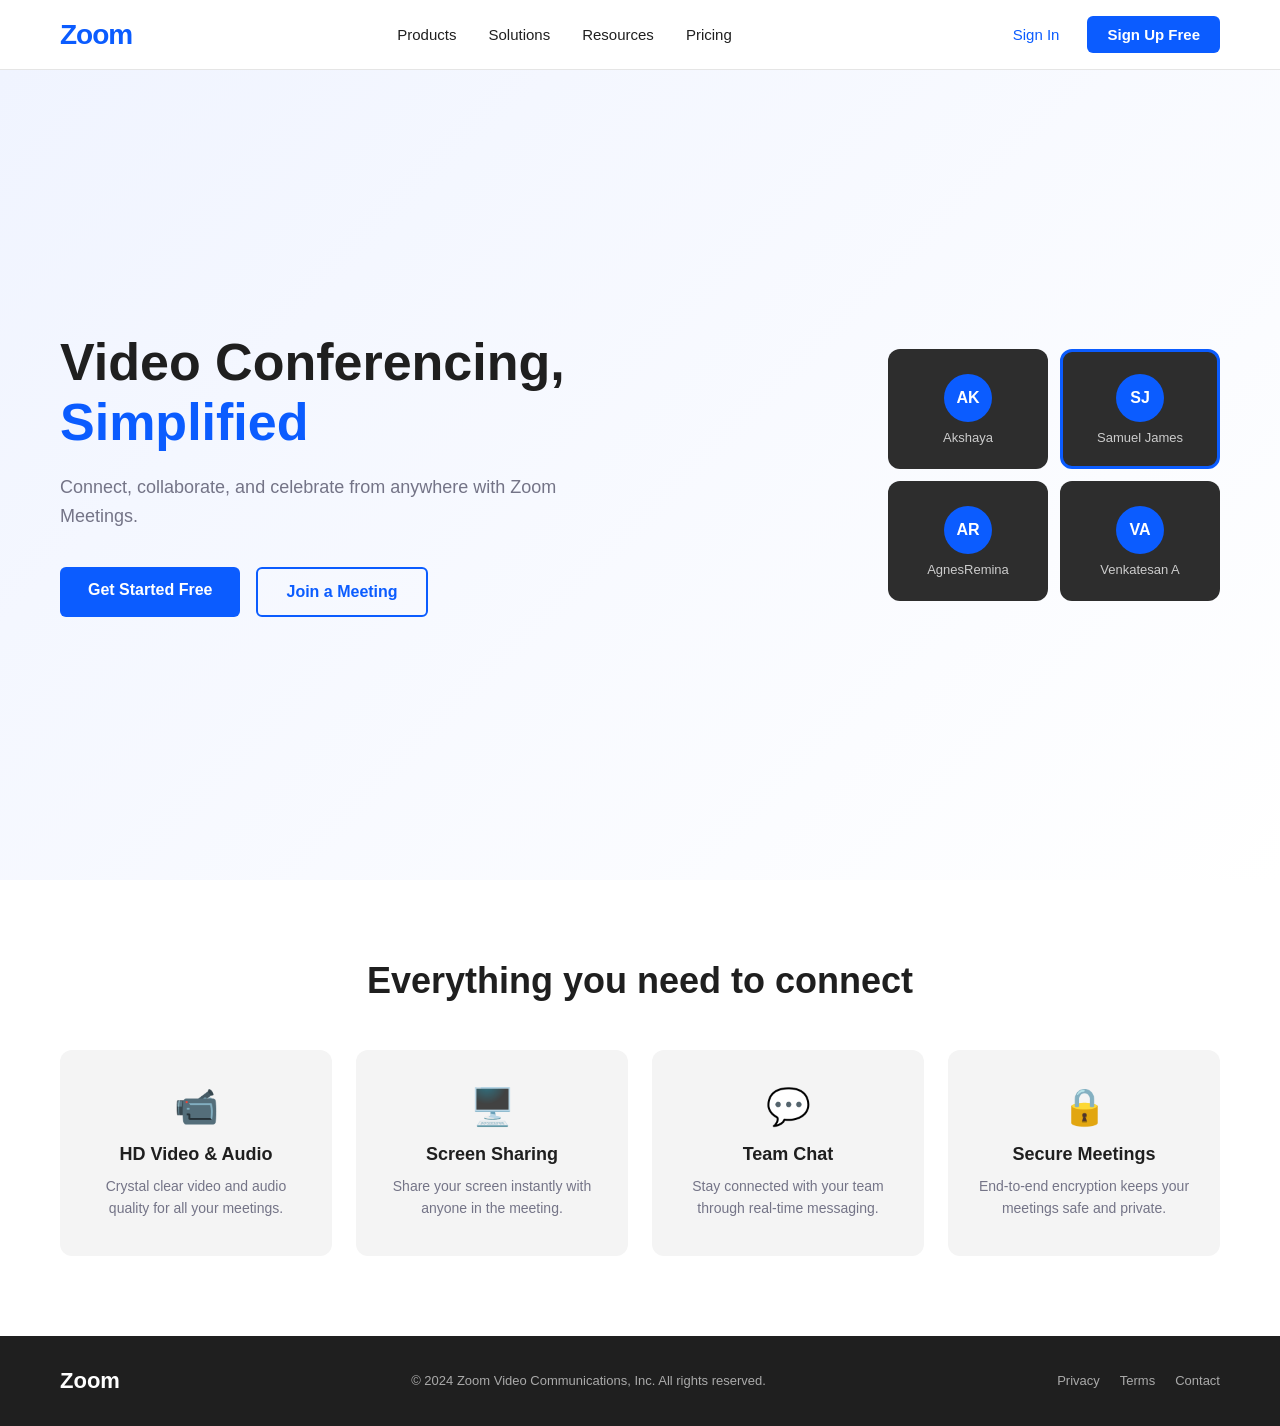
<file: index.html>
<!DOCTYPE html>
<html lang="en">
<head>
  <meta charset="UTF-8">
  <meta name="viewport" content="width=device-width, initial-scale=1.0">
  <title>Zoom - Video Conferencing</title>
  <link rel="stylesheet" href="css/global.css">
  <link rel="stylesheet" href="css/home.css">
</head>

<body>

  <!-- NAVBAR -->
  <nav class="navbar">
    <div class="nav-logo">Zoom</div>
    <ul class="nav-links">
      <li><a href="#">Products</a></li>
      <li><a href="#">Solutions</a></li>
      <li><a href="#">Resources</a></li>
      <li><a href="#">Pricing</a></li>
    </ul>
    <div class="nav-buttons">
      <a href="pages/login.html" class="btn-signin">Sign In</a>
      <a href="#" class="btn-signup">Sign Up Free</a>
    </div>
  </nav>

  <!-- HERO SECTION -->
  <section class="hero">
    <div class="hero-text">
      <h1>Video Conferencing, <span>Simplified</span></h1>
      <p>Connect, collaborate, and celebrate from anywhere with Zoom Meetings.</p>
      <div class="hero-buttons">
        <a href="pages/login.html" class="btn-primary">Get Started Free</a>
        <a href="pages/meeting.html" class="btn-secondary">Join a Meeting</a>
      </div>
    </div>
    <div class="hero-image">
      <div class="video-grid">
        <div class="video-card">
          <div class="avatar">AK</div>
          <p>Akshaya</p>
        </div>
        <div class="video-card active">
          <div class="avatar">SJ</div>
          <p>Samuel James</p>
        </div>
        <div class="video-card">
          <div class="avatar">AR</div>
          <p>AgnesRemina</p>
        </div>
        <div class="video-card">
          <div class="avatar">VA</div>
          <p>Venkatesan A</p>
        </div>
      </div>
    </div>
  </section>

  <!-- FEATURES SECTION -->
  <section class="features">
    <h2>Everything you need to connect</h2>
    <div class="features-grid">
      <div class="feature-card">
        <div class="feature-icon">📹</div>
        <h3>HD Video & Audio</h3>
        <p>Crystal clear video and audio quality for all your meetings.</p>
      </div>
      <div class="feature-card">
        <div class="feature-icon">🖥️</div>
        <h3>Screen Sharing</h3>
        <p>Share your screen instantly with anyone in the meeting.</p>
      </div>
      <div class="feature-card">
        <div class="feature-icon">💬</div>
        <h3>Team Chat</h3>
        <p>Stay connected with your team through real-time messaging.</p>
      </div>
      <div class="feature-card">
        <div class="feature-icon">🔒</div>
        <h3>Secure Meetings</h3>
        <p>End-to-end encryption keeps your meetings safe and private.</p>
      </div>
    </div>
  </section>

  <!-- FOOTER -->
  <footer class="footer">
    <div class="footer-logo">Zoom</div>
    <p>© 2024 Zoom Video Communications, Inc. All rights reserved.</p>
    <div class="footer-links">
      <a href="#">Privacy</a>
      <a href="#">Terms</a>
      <a href="#">Contact</a>
    </div>
  </footer>
<script src="js/home.js"></script>
</body>
</html>
</file>
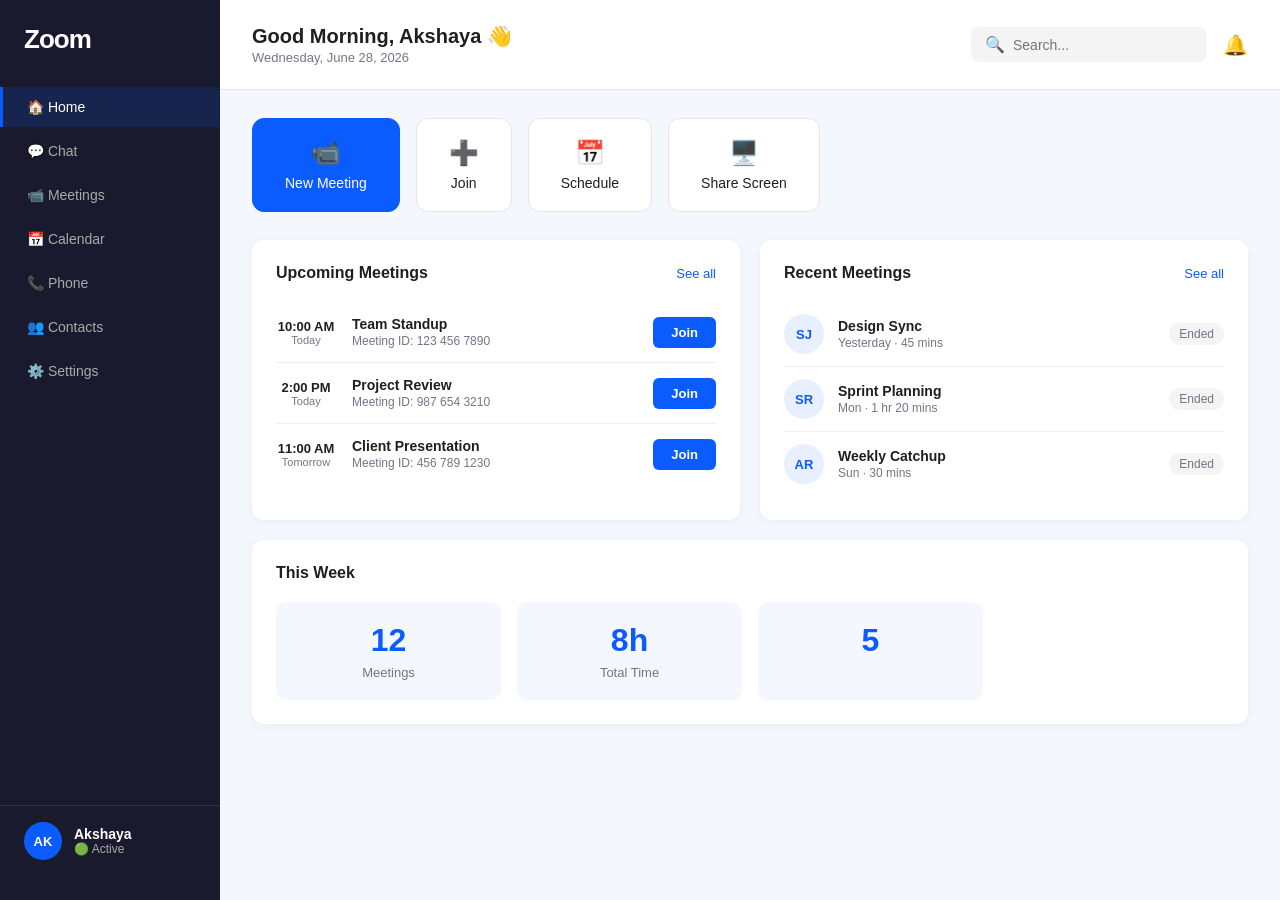
<file: pages/dashboard.html>
<!DOCTYPE html>
<html lang="en">
<head>
  <meta charset="UTF-8">
  <meta name="viewport" content="width=device-width, initial-scale=1.0">
  <title>Zoom - Dashboard</title>
  <link rel="stylesheet" href="../css/global.css">
  <link rel="stylesheet" href="../css/dashboard.css">
</head>
<body>

  <div class="layout">

    <!-- SIDEBAR -->
    <aside class="sidebar">
      <div class="sidebar-logo">Zoom</div>

      <nav class="sidebar-nav">
        <a href="#" class="nav-item active">🏠 Home</a>
        <a href="#" class="nav-item">💬 Chat</a>
        <a href="meeting.html" class="nav-item">📹 Meetings</a>
        <a href="#" class="nav-item">📅 Calendar</a>
        <a href="#" class="nav-item">📞 Phone</a>
        <a href="#" class="nav-item">👥 Contacts</a>
        <a href="#" class="nav-item">⚙️ Settings</a>
      </nav>

      <div class="sidebar-user">
        <div class="user-avatar">AK</div>
        <div class="user-info">
          <p class="user-name">Akshaya</p>
          <p class="user-status">🟢 Active</p>
        </div>
      </div>
    </aside>

    <!-- MAIN CONTENT -->
    <main class="main-content">

      <!-- TOP BAR -->
      <header class="topbar">
        <div class="topbar-left">
          <h2>Good Morning, Akshaya 👋</h2>
          <p>Wednesday, June 28, 2026</p>
        </div>
        <div class="topbar-right">
          <div class="search-bar">
            <span>🔍</span>
            <input type="text" placeholder="Search...">
          </div>
          <div class="notif-bell">🔔</div>
        </div>
      </header>

      <!-- QUICK ACTIONS -->
      <section class="quick-actions">
        <button class="action-btn new-meeting">
          <span class="action-icon">📹</span>
          <span>New Meeting</span>
        </button>
        <button class="action-btn">
          <span class="action-icon">➕</span>
          <span>Join</span>
        </button>
        <button class="action-btn">
          <span class="action-icon">📅</span>
          <span>Schedule</span>
        </button>
        <button class="action-btn">
          <span class="action-icon">🖥️</span>
          <span>Share Screen</span>
        </button>
      </section>

      <!-- CONTENT GRID -->
      <div class="content-grid">

        <!-- UPCOMING MEETINGS -->
        <section class="card upcoming">
          <div class="card-header">
            <h3>Upcoming Meetings</h3>
            <a href="#">See all</a>
          </div>

          <div class="meeting-item">
            <div class="meeting-time">
              <span class="time">10:00 AM</span>
              <span class="date">Today</span>
            </div>
            <div class="meeting-info">
              <p class="meeting-title">Team Standup</p>
              <p class="meeting-id">Meeting ID: 123 456 7890</p>
            </div>
            <button class="btn-join">Join</button>
          </div>

          <div class="meeting-item">
            <div class="meeting-time">
              <span class="time">2:00 PM</span>
              <span class="date">Today</span>
            </div>
            <div class="meeting-info">
              <p class="meeting-title">Project Review</p>
              <p class="meeting-id">Meeting ID: 987 654 3210</p>
            </div>
            <button class="btn-join">Join</button>
          </div>

          <div class="meeting-item">
            <div class="meeting-time">
              <span class="time">11:00 AM</span>
              <span class="date">Tomorrow</span>
            </div>
            <div class="meeting-info">
              <p class="meeting-title">Client Presentation</p>
              <p class="meeting-id">Meeting ID: 456 789 1230</p>
            </div>
            <button class="btn-join">Join</button>
          </div>

        </section>

        <!-- RECENT MEETINGS -->
        <section class="card recent">
          <div class="card-header">
            <h3>Recent Meetings</h3>
            <a href="#">See all</a>
          </div>

          <div class="recent-item">
            <div class="recent-avatar">SJ</div>
            <div class="recent-info">
              <p class="recent-title">Design Sync</p>
              <p class="recent-meta">Yesterday · 45 mins</p>
            </div>
            <span class="recent-badge">Ended</span>
          </div>

          <div class="recent-item">
            <div class="recent-avatar">SR</div>
            <div class="recent-info">
              <p class="recent-title">Sprint Planning</p>
              <p class="recent-meta">Mon · 1 hr 20 mins</p>
            </div>
            <span class="recent-badge">Ended</span>
          </div>

          <div class="recent-item">
            <div class="recent-avatar">AR</div>
            <div class="recent-info">
              <p class="recent-title">Weekly Catchup</p>
              <p class="recent-meta">Sun · 30 mins</p>
            </div>
            <span class="recent-badge">Ended</span>
          </div>

        </section>

        <!-- STATS -->
        <section class="card stats">
          <div class="card-header">
            <h3>This Week</h3>
          </div>
          <div class="stats-grid">
            <div class="stat-item">
              <span class="stat-number">12</span>
              <span class="stat-label">Meetings</span>
            </div>
            <div class="stat-item">
              <span class="stat-number">8h</span>
              <span class="stat-label">Total Time</span>
            </div>
            <div class="stat-item">
              <span class="stat-number">5</span>
</file>
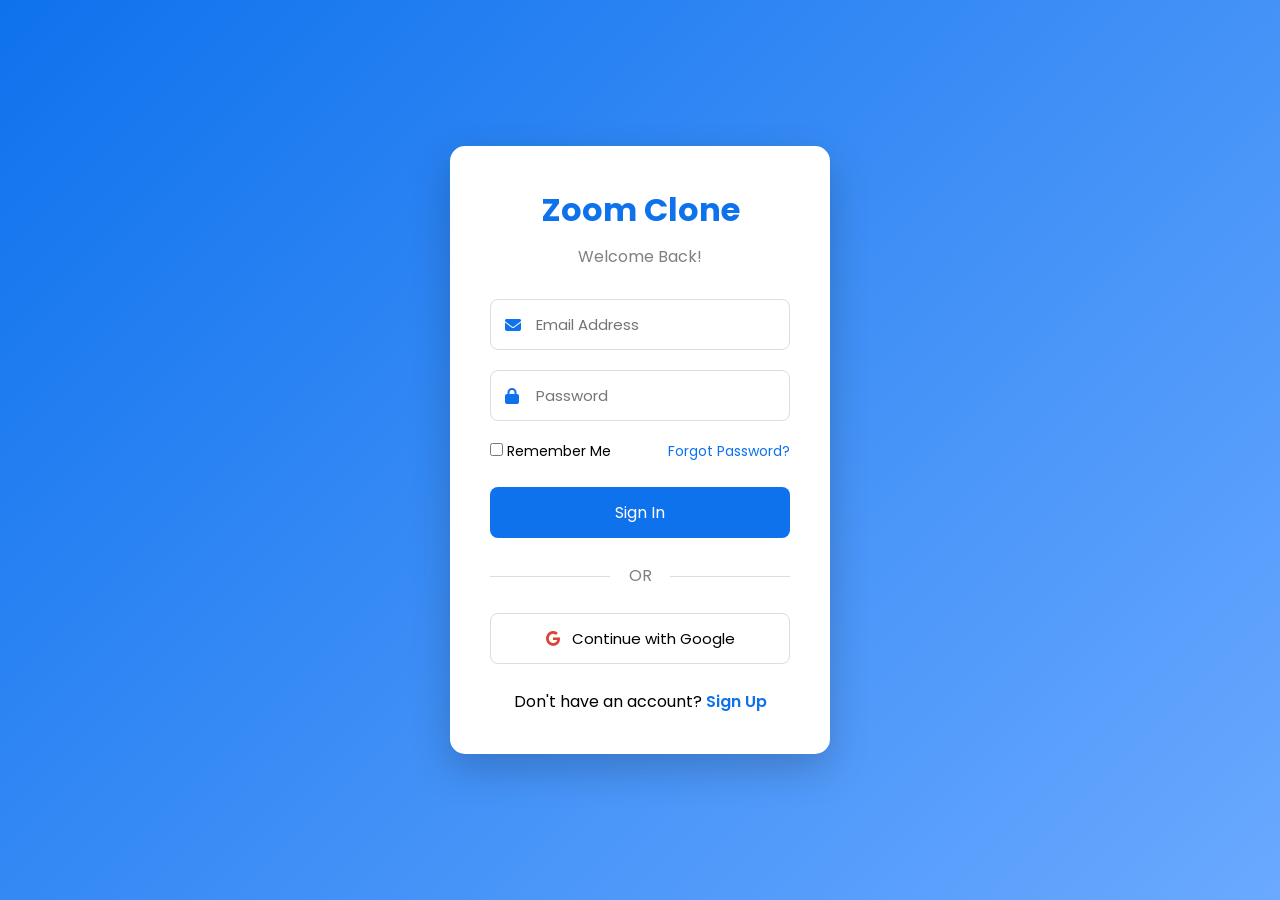
<file: pages/login.html>
<!DOCTYPE html>
<html lang="en">
<head>
    <meta charset="UTF-8">
    <meta name="viewport" content="width=device-width, initial-scale=1.0">
    <title>Zoom Clone - Login</title>
    <link rel="stylesheet" href="../css/login.css">
    <link href="https://fonts.googleapis.com/css2?family=Poppins:wght@300;400;500;600&display=swap" rel="stylesheet">
    <link rel="stylesheet" href="https://cdnjs.cloudflare.com/ajax/libs/font-awesome/6.5.2/css/all.min.css">
</head>

<body>
<div class="container">
    <div class="login-card">
        <h1>Zoom Clone</h1>
        <p>Welcome Back!</p>
        <form>
            <div class="input-box">
                <i class="fa-solid fa-envelope"></i>
                <input type="email" placeholder="Email Address" required>
            </div>
            <div class="input-box">
                <i class="fa-solid fa-lock"></i>
                <input type="password" placeholder="Password" required>
            </div>
            <div class="options">
                <label>
                    <input type="checkbox"> Remember Me
                </label>
                <a href="#">Forgot Password?</a>
            </div>
            <button class="login-btn">Sign In</button>
        </form>
        <div class="divider"><span>OR</span></div>
        <button class="google-btn">
            <i class="fa-brands fa-google"></i>
            Continue with Google
        </button>
        <div class="signup">
            Don't have an account? <a href="#">Sign Up</a>
        </div>
    </div>
</div>
<script src="../js/login.js"></script>
</body>
</html>
</file>
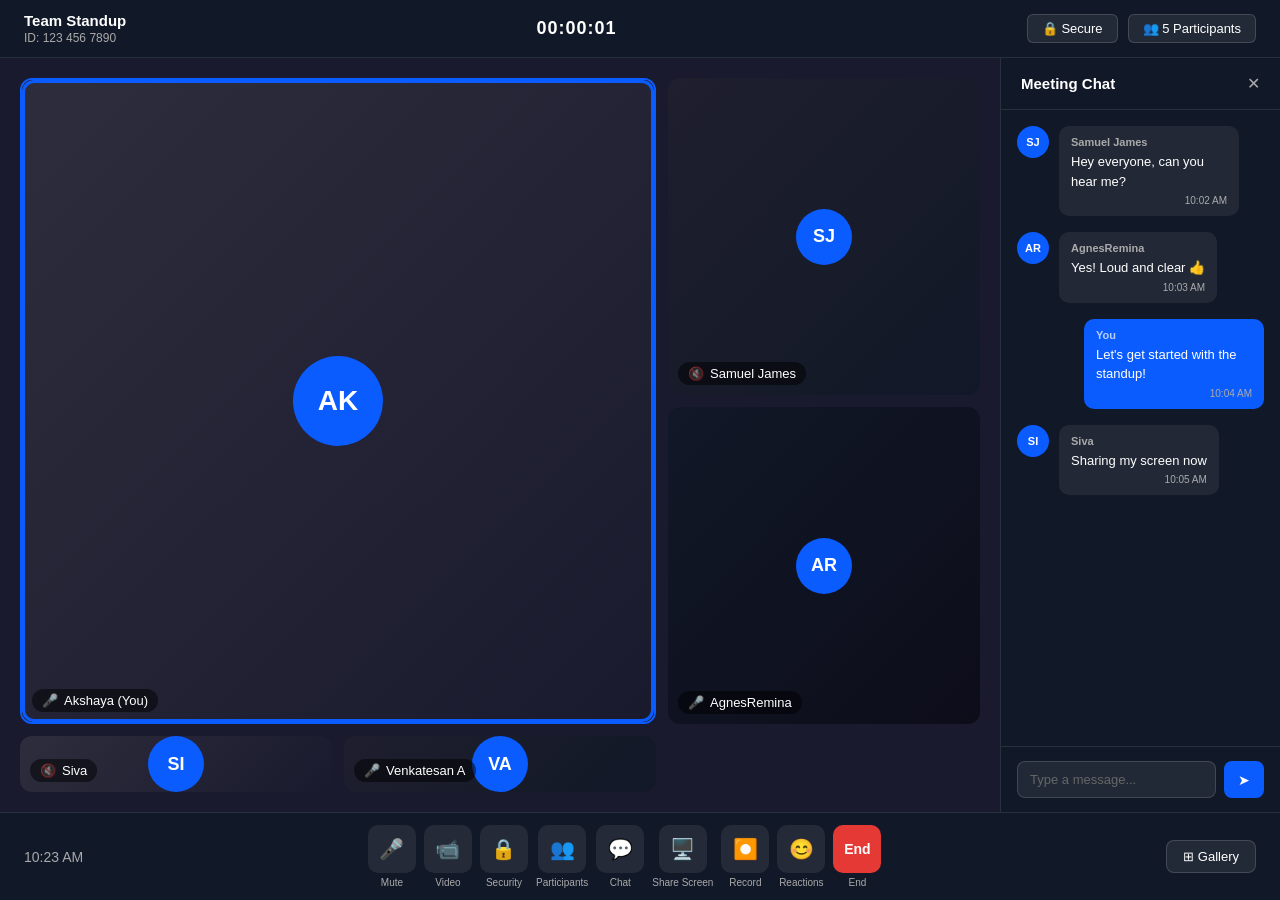
<file: pages/meeting.html>
<!DOCTYPE html>
<html lang="en">
<head>
  <meta charset="UTF-8">
  <meta name="viewport" content="width=device-width, initial-scale=1.0">
  <title>Zoom - Meeting Room</title>
  <link rel="stylesheet" href="../css/global.css">
  <link rel="stylesheet" href="../css/meeting.css">
</head>

<body>

  <div class="meeting-layout">

    <!-- TOP BAR -->
    <header class="meeting-topbar">
      <div class="meeting-info">
        <span class="meeting-title">Team Standup</span>
        <span class="meeting-id">ID: 123 456 7890</span>
      </div>
      <div class="meeting-timer">00:23:45</div>
      <div class="meeting-top-actions">
        <button class="top-btn">🔒 Secure</button>
        <button class="top-btn">👥 5 Participants</button>
      </div>
    </header>

    <!-- MAIN AREA -->
    <div class="meeting-main">

      <!-- VIDEO GRID -->
      <div class="video-section">
        <div class="video-grid">

          <!-- Main speaker -->
          <div class="video-card main-speaker">
            <div class="video-bg">
              <div class="participant-avatar large">AK</div>
            </div>
            <div class="video-label">
              <span class="mic-icon">🎤</span>
              <span>Akshaya (You)</span>
            </div>
            <div class="speaking-indicator"></div>
          </div>

          <!-- Other participants -->
          <div class="video-card">
            <div class="video-bg dark">
              <div class="participant-avatar">SJ</div>
            </div>
            <div class="video-label">
              <span class="mic-icon muted">🔇</span>
              <span>Samuel James</span>
            </div>
          </div>

          <div class="video-card">
            <div class="video-bg darker">
              <div class="participant-avatar">AR</div>
            </div>
            <div class="video-label">
              <span class="mic-icon">🎤</span>
              <span>AgnesRemina</span>
            </div>
          </div>

          <div class="video-card">
            <div class="video-bg">
              <div class="participant-avatar">SI</div>
            </div>
            <div class="video-label">
              <span class="mic-icon muted">🔇</span>
              <span>Siva</span>
            </div>
          </div>

          <div class="video-card">
            <div class="video-bg dark">
              <div class="participant-avatar">VA</div>
            </div>
            <div class="video-label">
              <span class="mic-icon">🎤</span>
              <span>Venkatesan A</span>
            </div>
          </div>

        </div>
      </div>

      <!-- CHAT PANEL -->
      <div class="chat-panel">
        <div class="chat-header">
          <h3>Meeting Chat</h3>
          <button class="close-chat">✕</button>
        </div>

        <div class="chat-messages">

          <div class="chat-message">
            <div class="chat-avatar">SJ</div>
            <div class="chat-bubble">
              <span class="chat-name">Samuel James</span>
              <p>Hey everyone, can you hear me?</p>
              <span class="chat-time">10:02 AM</span>
            </div>
          </div>

          <div class="chat-message">
            <div class="chat-avatar">AR</div>
            <div class="chat-bubble">
              <span class="chat-name">AgnesRemina</span>
              <p>Yes! Loud and clear 👍</p>
              <span class="chat-time">10:03 AM</span>
            </div>
          </div>

          <div class="chat-message mine">
            <div class="chat-bubble">
              <span class="chat-name">You</span>
              <p>Let's get started with the standup!</p>
              <span class="chat-time">10:04 AM</span>
            </div>
          </div>

          <div class="chat-message">
            <div class="chat-avatar">SI</div>
            <div class="chat-bubble">
              <span class="chat-name">Siva</span>
              <p>Sharing my screen now</p>
              <span class="chat-time">10:05 AM</span>
            </div>
          </div>

        </div>

        <div class="chat-input">
          <input type="text" placeholder="Type a message...">
          <button class="send-btn">➤</button>
        </div>
      </div>

    </div>

    <!-- BOTTOM TOOLBAR -->
    <footer class="toolbar">

      <div class="toolbar-left">
        <span class="toolbar-time">10:23 AM</span>
      </div>

      <div class="toolbar-center">
        <!-- Mute -->
        <div class="tool-btn">
          <button class="tool-icon">🎤</button>
          <span>Mute</span>
        </div>

        <!-- Video -->
        <div class="tool-btn">
          <button class="tool-icon">📹</button>
          <span>Video</span>
        </div>

        <!-- Security -->
        <div class="tool-btn">
          <button class="tool-icon">🔒</button>
          <span>Security</span>
        </div>

        <!-- Participants -->
        <div class="tool-btn">
          <button class="tool-icon">👥</button>
          <span>Participants</span>
        </div>

        <!-- Chat -->
        <div class="tool-btn">
          <button class="tool-icon">💬</button>
          <span>Chat</span>
        </div>

        <!-- Share Screen -->
        <div class="tool-btn">
          <button class="tool-icon">🖥️</button>
          <span>Share Screen</span>
        </div>

        <!-- Record -->
        <div class="tool-btn">
          <button class="tool-icon">⏺️</button>
          <span>Record</span>
        </div>

        <!-- Reactions -->
        <div class="tool-btn">
          <button class="tool-icon">😊</button>
          <span>Reactions</span>
        </div>

        <!-- End Meeting -->
        <div class="tool-btn">
          <button class="tool-icon end-btn">End</button>
          <span>End</span>
        </div>
      </div>

      <div class="toolbar-right">
        <button class="view-btn">⊞ Gallery</button>
      </div>

    </footer>

  </div>
<script src="../js/meeting.js"></script>
</body>
</html>
</file>
<file: css/global.css>
* {
  margin: 0;
  padding: 0;
  box-sizing: border-box;
}

:root {
  --zoom-blue: #0B5CFF;
  --zoom-dark: #1F1F1F;
  --zoom-gray: #747487;
  --zoom-light: #F4F4F4;
  --zoom-white: #FFFFFF;
  --font-main: 'Segoe UI', Arial, sans-serif;
}

body {
  font-family: var(--font-main);
  color: var(--zoom-dark);
  background-color: var(--zoom-white);
}

a {
  text-decoration: none;
  color: inherit;
}
</file>
<file: css/home.css>
/* ── NAVBAR ── */
.navbar {
  display: flex;
  align-items: center;
  justify-content: space-between;
  padding: 16px 60px;
  background-color: var(--zoom-white);
  border-bottom: 1px solid #e5e5e5;
  position: sticky;
  top: 0;
  z-index: 100;
}

.nav-logo {
  font-size: 28px;
  font-weight: 700;
  color: var(--zoom-blue);
  letter-spacing: -1px;
}

.nav-links {
  display: flex;
  list-style: none;
  gap: 32px;
}

.nav-links a {
  font-size: 15px;
  color: var(--zoom-dark);
  font-weight: 500;
}

.nav-links a:hover {
  color: var(--zoom-blue);
}

.nav-buttons {
  display: flex;
  gap: 12px;
  align-items: center;
}

.btn-signin {
  font-size: 15px;
  font-weight: 500;
  color: var(--zoom-blue);
  padding: 8px 16px;
}

.btn-signin:hover {
  text-decoration: underline;
}

.btn-signup {
  background-color: var(--zoom-blue);
  color: var(--zoom-white);
  padding: 10px 20px;
  border-radius: 6px;
  font-size: 15px;
  font-weight: 600;
}

.btn-signup:hover {
  background-color: #0040cc;
}

/* ── HERO ── */
.hero {
  display: flex;
  align-items: center;
  justify-content: space-between;
  padding: 80px 60px;
  background: linear-gradient(135deg, #f0f4ff 0%, #ffffff 100%);
  min-height: 90vh;
}

.hero-text {
  max-width: 520px;
}

.hero-text h1 {
  font-size: 52px;
  font-weight: 700;
  line-height: 1.15;
  color: var(--zoom-dark);
  margin-bottom: 20px;
}

.hero-text h1 span {
  color: var(--zoom-blue);
}

.hero-text p {
  font-size: 18px;
  color: var(--zoom-gray);
  margin-bottom: 36px;
  line-height: 1.6;
}

.hero-buttons {
  display: flex;
  gap: 16px;
}

.btn-primary {
  background-color: var(--zoom-blue);
  color: var(--zoom-white);
  padding: 14px 28px;
  border-radius: 6px;
  font-size: 16px;
  font-weight: 600;
}

.btn-primary:hover {
  background-color: #0040cc;
}

.btn-secondary {
  border: 2px solid var(--zoom-blue);
  color: var(--zoom-blue);
  padding: 14px 28px;
  border-radius: 6px;
  font-size: 16px;
  font-weight: 600;
}

.btn-secondary:hover {
  background-color: #f0f4ff;
}

/* ── VIDEO GRID (hero right side) ── */
.hero-image {
  flex-shrink: 0;
}

.video-grid {
  display: grid;
  grid-template-columns: 1fr 1fr;
  gap: 12px;
}

.video-card {
  width: 160px;
  height: 120px;
  background-color: #2d2d2d;
  border-radius: 12px;
  display: flex;
  flex-direction: column;
  align-items: center;
  justify-content: center;
  gap: 8px;
  color: white;
}

.video-card.active {
  border: 3px solid var(--zoom-blue);
}

.avatar {
  width: 48px;
  height: 48px;
  border-radius: 50%;
  background-color: var(--zoom-blue);
  display: flex;
  align-items: center;
  justify-content: center;
  font-weight: 700;
  font-size: 16px;
}

.video-card p {
  font-size: 13px;
  color: #ccc;
}

/* ── FEATURES ── */
.features {
  padding: 80px 60px;
  text-align: center;
  background-color: var(--zoom-white);
}

.features h2 {
  font-size: 36px;
  font-weight: 700;
  margin-bottom: 48px;
  color: var(--zoom-dark);
}

.features-grid {
  display: grid;
  grid-template-columns: repeat(4, 1fr);
  gap: 24px;
}

.feature-card {
  background-color: var(--zoom-light);
  border-radius: 12px;
  padding: 36px 24px;
  text-align: center;
}

.feature-icon {
  font-size: 36px;
  margin-bottom: 16px;
}

.feature-card h3 {
  font-size: 18px;
  font-weight: 600;
  margin-bottom: 10px;
  color: var(--zoom-dark);
}

.feature-card p {
  font-size: 14px;
  color: var(--zoom-gray);
  line-height: 1.6;
}

/* ── FOOTER ── */
.footer {
  background-color: var(--zoom-dark);
  color: #aaa;
  text-align: center;
  padding: 32px 60px;
  display: flex;
  align-items: center;
  justify-content: space-between;
}

.footer-logo {
  font-size: 22px;
  font-weight: 700;
  color: var(--zoom-white);
}

.footer p {
  font-size: 13px;
}

.footer-links {
  display: flex;
  gap: 20px;
}

.footer-links a {
  font-size: 13px;
  color: #aaa;
}

.footer-links a:hover {
  color: var(--zoom-white);
}
</file>
<file: css/dashboard.css>
/* ── LAYOUT ── */
.layout {
  display: flex;
  height: 100vh;
  overflow: hidden;
}

/* ── SIDEBAR ── */
.sidebar {
  width: 220px;
  background-color: #1a1a2e;
  display: flex;
  flex-direction: column;
  padding: 24px 0;
  flex-shrink: 0;
}

.sidebar-logo {
  font-size: 26px;
  font-weight: 700;
  color: var(--zoom-white);
  padding: 0 24px;
  margin-bottom: 32px;
  letter-spacing: -1px;
}

.sidebar-nav {
  display: flex;
  flex-direction: column;
  gap: 4px;
  flex: 1;
}

.nav-item {
  padding: 12px 24px;
  font-size: 14px;
  color: #aaa;
  font-weight: 500;
  border-left: 3px solid transparent;
  transition: all 0.2s;
}

.nav-item:hover {
  color: var(--zoom-white);
  background-color: rgba(255,255,255,0.05);
}

.nav-item.active {
  color: var(--zoom-white);
  background-color: rgba(11, 92, 255, 0.15);
  border-left: 3px solid var(--zoom-blue);
}

.sidebar-user {
  display: flex;
  align-items: center;
  gap: 12px;
  padding: 16px 24px;
  border-top: 1px solid rgba(255,255,255,0.1);
  margin-top: auto;
}

.user-avatar {
  width: 38px;
  height: 38px;
  border-radius: 50%;
  background-color: var(--zoom-blue);
  color: white;
  display: flex;
  align-items: center;
  justify-content: center;
  font-weight: 700;
  font-size: 13px;
  flex-shrink: 0;
}

.user-name {
  font-size: 14px;
  font-weight: 600;
  color: var(--zoom-white);
}

.user-status {
  font-size: 12px;
  color: #aaa;
}

/* ── MAIN CONTENT ── */
.main-content {
  flex: 1;
  background-color: #f5f7ff;
  overflow-y: auto;
  padding: 0;
}

/* ── TOPBAR ── */
.topbar {
  display: flex;
  align-items: center;
  justify-content: space-between;
  padding: 24px 32px;
  background-color: var(--zoom-white);
  border-bottom: 1px solid #e5e5e5;
}

.topbar-left h2 {
  font-size: 20px;
  font-weight: 700;
  color: var(--zoom-dark);
}

.topbar-left p {
  font-size: 13px;
  color: var(--zoom-gray);
  margin-top: 2px;
}

.topbar-right {
  display: flex;
  align-items: center;
  gap: 16px;
}

.search-bar {
  display: flex;
  align-items: center;
  gap: 8px;
  background-color: var(--zoom-light);
  border-radius: 8px;
  padding: 8px 14px;
}

.search-bar input {
  border: none;
  background: transparent;
  outline: none;
  font-size: 14px;
  width: 180px;
  color: var(--zoom-dark);
}

.notif-bell {
  font-size: 20px;
  cursor: pointer;
}

/* ── QUICK ACTIONS ── */
.quick-actions {
  display: flex;
  gap: 16px;
  padding: 28px 32px;
}

.action-btn {
  display: flex;
  flex-direction: column;
  align-items: center;
  gap: 8px;
  padding: 20px 32px;
  background-color: var(--zoom-white);
  border: 1px solid #e5e5e5;
  border-radius: 12px;
  cursor: pointer;
  font-size: 14px;
  font-weight: 500;
  color: var(--zoom-dark);
  transition: all 0.2s;
}

.action-btn:hover {
  border-color: var(--zoom-blue);
  box-shadow: 0 2px 12px rgba(11, 92, 255, 0.1);
}

.action-btn.new-meeting {
  background-color: var(--zoom-blue);
  color: var(--zoom-white);
  border-color: var(--zoom-blue);
}

.action-btn.new-meeting:hover {
  background-color: #0040cc;
}

.action-icon {
  font-size: 24px;
}

/* ── CONTENT GRID ── */
.content-grid {
  display: grid;
  grid-template-columns: 1fr 1fr;
  grid-template-rows: auto auto;
  gap: 20px;
  padding: 0 32px 32px;
}

/* ── CARDS ── */
.card {
  background-color: var(--zoom-white);
  border-radius: 12px;
  padding: 24px;
  box-shadow: 0 2px 8px rgba(0,0,0,0.05);
}

.card.stats {
  grid-column: 1 / -1;
}

.card-header {
  display: flex;
  justify-content: space-between;
  align-items: center;
  margin-bottom: 20px;
}

.card-header h3 {
  font-size: 16px;
  font-weight: 700;
  color: var(--zoom-dark);
}

.card-header a {
  font-size: 13px;
  color: var(--zoom-blue);
}

/* ── MEETING ITEMS ── */
.meeting-item {
  display: flex;
  align-items: center;
  gap: 16px;
  padding: 14px 0;
  border-bottom: 1px solid #f0f0f0;
}

.meeting-item:last-child {
  border-bottom: none;
}

.meeting-time {
  display: flex;
  flex-direction: column;
  align-items: center;
  min-width: 60px;
}

.time {
  font-size: 13px;
  font-weight: 700;
  color: var(--zoom-dark);
}

.date {
  font-size: 11px;
  color: var(--zoom-gray);
}

.meeting-info {
  flex: 1;
}

.meeting-title {
  font-size: 14px;
  font-weight: 600;
  color: var(--zoom-dark);
}

.meeting-id {
  font-size: 12px;
  color: var(--zoom-gray);
  margin-top: 2px;
}

.btn-join {
  background-color: var(--zoom-blue);
  color: white;
  border: none;
  padding: 8px 18px;
  border-radius: 6px;
  font-size: 13px;
  font-weight: 600;
  cursor: pointer;
}

.btn-join:hover {
  background-color: #0040cc;
}

/* ── RECENT ITEMS ── */
.recent-item {
  display: flex;
  align-items: center;
  gap: 14px;
  padding: 12px 0;
  border-bottom: 1px solid #f0f0f0;
}

.recent-item:last-child {
  border-bottom: none;
}

.recent-avatar {
  width: 40px;
  height: 40px;
  border-radius: 50%;
  background-color: #e8f0ff;
  color: var(--zoom-blue);
  display: flex;
  align-items: center;
  justify-content: center;
  font-weight: 700;
  font-size: 13px;
  flex-shrink: 0;
}

.recent-info {
  flex: 1;
}

.recent-title {
  font-size: 14px;
  font-weight: 600;
  color: var(--zoom-dark);
}

.recent-meta {
  font-size: 12px;
  color: var(--zoom-gray);
  margin-top: 2px;
}

.recent-badge {
  font-size: 12px;
  color: var(--zoom-gray);
  background-color: var(--zoom-light);
  padding: 4px 10px;
  border-radius: 20px;
}

/* ── STATS ── */
.stats-grid {
  display: grid;
  grid-template-columns: repeat(4, 1fr);
  gap: 16px;
}

.stat-item {
  display: flex;
  flex-direction: column;
  align-items: center;
  background-color: #f5f7ff;
  border-radius: 10px;
  padding: 20px;
  gap: 6px;
}

.stat-number {
  font-size: 32px;
  font-weight: 700;
  color: var(--zoom-blue);
}

.stat-label {
  font-size: 13px;
  color: var(--zoom-gray);
}
</file>
<file: css/login.css>
*{
    margin:0;
    padding:0;
    box-sizing:border-box;
    font-family:'Poppins',sans-serif;
}
body{
    background:linear-gradient(135deg,#0E72ED,#6AA9FF);
    display:flex;
    justify-content:center;
    align-items:center;
    height:100vh;
}
.container{
    width:100%;
    display:flex;
    justify-content:center;
    align-items:center;
}
.login-card{
    background:white;
    width:380px;
    padding:40px;
    border-radius:15px;
    box-shadow:0 15px 40px rgba(0,0,0,.2);
    animation:fade .7s ease;
}
@keyframes fade{
    from{ opacity:0; transform:translateY(20px); }
    to{ opacity:1; transform:translateY(0); }
}
.login-card h1{
    color:#0E72ED;
    text-align:center;
}
.login-card p{
    text-align:center;
    color:gray;
    margin:10px 0 30px;
}
.input-box{
    position:relative;
    margin-bottom:20px;
}
.input-box i{
    position:absolute;
    left:15px;
    top:50%;
    transform:translateY(-50%);
    color:#0E72ED;
}
.input-box input{
    width:100%;
    padding:13px 15px 13px 45px;
    border:1px solid #ddd;
    border-radius:8px;
    font-size:15px;
    outline:none;
    transition:.3s;
}
.input-box input:focus{
    border-color:#0E72ED;
}
.options{
    display:flex;
    justify-content:space-between;
    align-items:center;
    margin-bottom:25px;
    font-size:14px;
}
.options a{
    color:#0E72ED;
    text-decoration:none;
}
.options a:hover{
    text-decoration:underline;
}
.login-btn{
    width:100%;
    padding:13px;
    border:none;
    background:#0E72ED;
    color:white;
    font-size:16px;
    border-radius:8px;
    cursor:pointer;
    transition:.3s;
}
.login-btn:hover{
    background:#095dc0;
}
.divider{
    margin:25px 0;
    text-align:center;
    color:gray;
    position:relative;
}
.divider::before{
    content:"";
    position:absolute;
    width:40%;
    height:1px;
    background:#ddd;
    left:0;top:50%;
}
.divider::after{
    content:"";
    position:absolute;
    width:40%;
    height:1px;
    background:#ddd;
    right:0;top:50%;
}
.google-btn{
    width:100%;
    padding:13px;
    border:1px solid #ddd;
    background:white;
    border-radius:8px;
    cursor:pointer;
    font-size:15px;
    transition:.3s;
}
.google-btn i{
    color:#DB4437;
    margin-right:8px;
}
.google-btn:hover{
    background:#f3f3f3;
}
.signup{
    text-align:center;
    margin-top:25px;
}
.signup a{
    color:#0E72ED;
    text-decoration:none;
    font-weight:600;
}
.signup a:hover{
    text-decoration:underline;
}
@media(max-width:450px){
    .login-card{ width:90%; padding:30px; }
}
</file>
<file: css/meeting.css>
/* ── RESET FOR FULL SCREEN ── */
html, body {
  height: 100%;
  overflow: hidden;
  background-color: #1a1a2e;
}

/* ── LAYOUT ── */
.meeting-layout {
  display: flex;
  flex-direction: column;
  height: 100vh;
  background-color: #1a1a2e;
  color: white;
}

/* ── TOP BAR ── */
.meeting-topbar {
  display: flex;
  align-items: center;
  justify-content: space-between;
  padding: 12px 24px;
  background-color: #111827;
  border-bottom: 1px solid rgba(255,255,255,0.1);
  flex-shrink: 0;
}

.meeting-info {
  display: flex;
  flex-direction: column;
  gap: 2px;
}

.meeting-title {
  font-size: 15px;
  font-weight: 700;
  color: white;
}

.meeting-id {
  font-size: 12px;
  color: #aaa;
}

.meeting-timer {
  font-size: 18px;
  font-weight: 700;
  color: white;
  font-variant-numeric: tabular-nums;
  letter-spacing: 1px;
}

.meeting-top-actions {
  display: flex;
  gap: 10px;
}

.top-btn {
  background-color: rgba(255,255,255,0.08);
  border: 1px solid rgba(255,255,255,0.15);
  color: white;
  padding: 6px 14px;
  border-radius: 6px;
  font-size: 13px;
  cursor: pointer;
}

.top-btn:hover {
  background-color: rgba(255,255,255,0.15);
}

/* ── MAIN AREA ── */
.meeting-main {
  display: flex;
  flex: 1;
  overflow: hidden;
}

/* ── VIDEO SECTION ── */
.video-section {
  flex: 1;
  padding: 20px;
  overflow: hidden;
}

.video-grid {
  display: grid;
  grid-template-columns: repeat(3, 1fr);
  grid-template-rows: repeat(2, 1fr);
  gap: 12px;
  height: 100%;
}

/* ── VIDEO CARDS ── */
.video-card {
  background-color: #2d2d3d;
  border-radius: 12px;
  position: relative;
  overflow: hidden;
  display: flex;
  align-items: center;
  justify-content: center;
}

.video-card.main-speaker {
  grid-column: 1 / 3;
  grid-row: 1 / 3;
  border: 2px solid var(--zoom-blue);
}

.video-bg {
  width: 100%;
  height: 100%;
  display: flex;
  align-items: center;
  justify-content: center;
  background: linear-gradient(135deg, #2d2d3d, #1a1a2e);
}

.video-bg.dark {
  background: linear-gradient(135deg, #1f1f2e, #111827);
}

.video-bg.darker {
  background: linear-gradient(135deg, #111827, #0d0d1a);
}

/* ── PARTICIPANT AVATARS ── */
.participant-avatar {
  width: 56px;
  height: 56px;
  border-radius: 50%;
  background-color: var(--zoom-blue);
  display: flex;
  align-items: center;
  justify-content: center;
  font-size: 18px;
  font-weight: 700;
  color: white;
}

.participant-avatar.large {
  width: 90px;
  height: 90px;
  font-size: 28px;
}

/* ── VIDEO LABEL ── */
.video-label {
  position: absolute;
  bottom: 10px;
  left: 10px;
  display: flex;
  align-items: center;
  gap: 6px;
  background-color: rgba(0,0,0,0.5);
  padding: 4px 10px;
  border-radius: 20px;
  font-size: 13px;
}

.mic-icon.muted {
  opacity: 0.5;
}

/* ── SPEAKING INDICATOR ── */
.speaking-indicator {
  position: absolute;
  inset: 0;
  border-radius: 12px;
  border: 3px solid var(--zoom-blue);
  animation: pulse 1.5s infinite;
  pointer-events: none;
}

@keyframes pulse {
  0%, 100% { opacity: 1; }
  50% { opacity: 0.3; }
}

/* ── CHAT PANEL ── */
.chat-panel {
  width: 280px;
  background-color: #111827;
  display: flex;
  flex-direction: column;
  border-left: 1px solid rgba(255,255,255,0.1);
  flex-shrink: 0;
}

.chat-header {
  display: flex;
  align-items: center;
  justify-content: space-between;
  padding: 16px 20px;
  border-bottom: 1px solid rgba(255,255,255,0.1);
}

.chat-header h3 {
  font-size: 15px;
  font-weight: 700;
}

.close-chat {
  background: none;
  border: none;
  color: #aaa;
  cursor: pointer;
  font-size: 16px;
}

/* ── CHAT MESSAGES ── */
.chat-messages {
  flex: 1;
  overflow-y: auto;
  padding: 16px;
  display: flex;
  flex-direction: column;
  gap: 16px;
}

.chat-message {
  display: flex;
  gap: 10px;
  align-items: flex-start;
}

.chat-message.mine {
  flex-direction: row-reverse;
}

.chat-avatar {
  width: 32px;
  height: 32px;
  border-radius: 50%;
  background-color: var(--zoom-blue);
  display: flex;
  align-items: center;
  justify-content: center;
  font-size: 11px;
  font-weight: 700;
  flex-shrink: 0;
}

.chat-bubble {
  background-color: rgba(255,255,255,0.07);
  border-radius: 10px;
  padding: 10px 12px;
  max-width: 180px;
  display: flex;
  flex-direction: column;
  gap: 4px;
}

.chat-message.mine .chat-bubble {
  background-color: var(--zoom-blue);
}

.chat-name {
  font-size: 11px;
  font-weight: 700;
  color: #aaa;
}

.chat-message.mine .chat-name {
  color: rgba(255,255,255,0.7);
}

.chat-bubble p {
  font-size: 13px;
  line-height: 1.5;
}

.chat-time {
  font-size: 10px;
  color: #aaa;
  align-self: flex-end;
}

/* ── CHAT INPUT ── */
.chat-input {
  display: flex;
  gap: 8px;
  padding: 14px 16px;
  border-top: 1px solid rgba(255,255,255,0.1);
}

.chat-input input {
  flex: 1;
  background-color: rgba(255,255,255,0.07);
  border: 1px solid rgba(255,255,255,0.15);
  border-radius: 8px;
  padding: 10px 12px;
  color: white;
  font-size: 13px;
  outline: none;
}

.chat-input input::placeholder {
  color: #666;
}

.chat-input input:focus {
  border-color: var(--zoom-blue);
}

.send-btn {
  background-color: var(--zoom-blue);
  border: none;
  border-radius: 8px;
  padding: 10px 14px;
  color: white;
  cursor: pointer;
  font-size: 14px;
}

.send-btn:hover {
  background-color: #0040cc;
}

/* ── BOTTOM TOOLBAR ── */
.toolbar {
  display: flex;
  align-items: center;
  justify-content: space-between;
  padding: 12px 24px;
  background-color: #111827;
  border-top: 1px solid rgba(255,255,255,0.1);
  flex-shrink: 0;
}

.toolbar-time {
  font-size: 14px;
  color: #aaa;
}

.toolbar-center {
  display: flex;
  align-items: center;
  gap: 8px;
}

.tool-btn {
  display: flex;
  flex-direction: column;
  align-items: center;
  gap: 4px;
}

.tool-btn span {
  font-size: 10px;
  color: #aaa;
}

.tool-icon {
  background-color: rgba(255,255,255,0.08);
  border: none;
  border-radius: 10px;
  width: 48px;
  height: 48px;
  font-size: 20px;
  cursor: pointer;
  display: flex;
  align-items: center;
  justify-content: center;
  transition: background 0.2s;
}

.tool-icon:hover {
  background-color: rgba(255,255,255,0.15);
}

.end-btn {
  background-color: #e53935 !important;
  color: white;
  font-size: 14px !important;
  font-weight: 700;
}

.end-btn:hover {
  background-color: #c62828 !important;
}

.view-btn {
  background-color: rgba(255,255,255,0.08);
  border: 1px solid rgba(255,255,255,0.15);
  color: white;
  padding: 8px 16px;
  border-radius: 8px;
  font-size: 13px;
  cursor: pointer;
}

.view-btn:hover {
  background-color: rgba(255,255,255,0.15);
}
</file>
